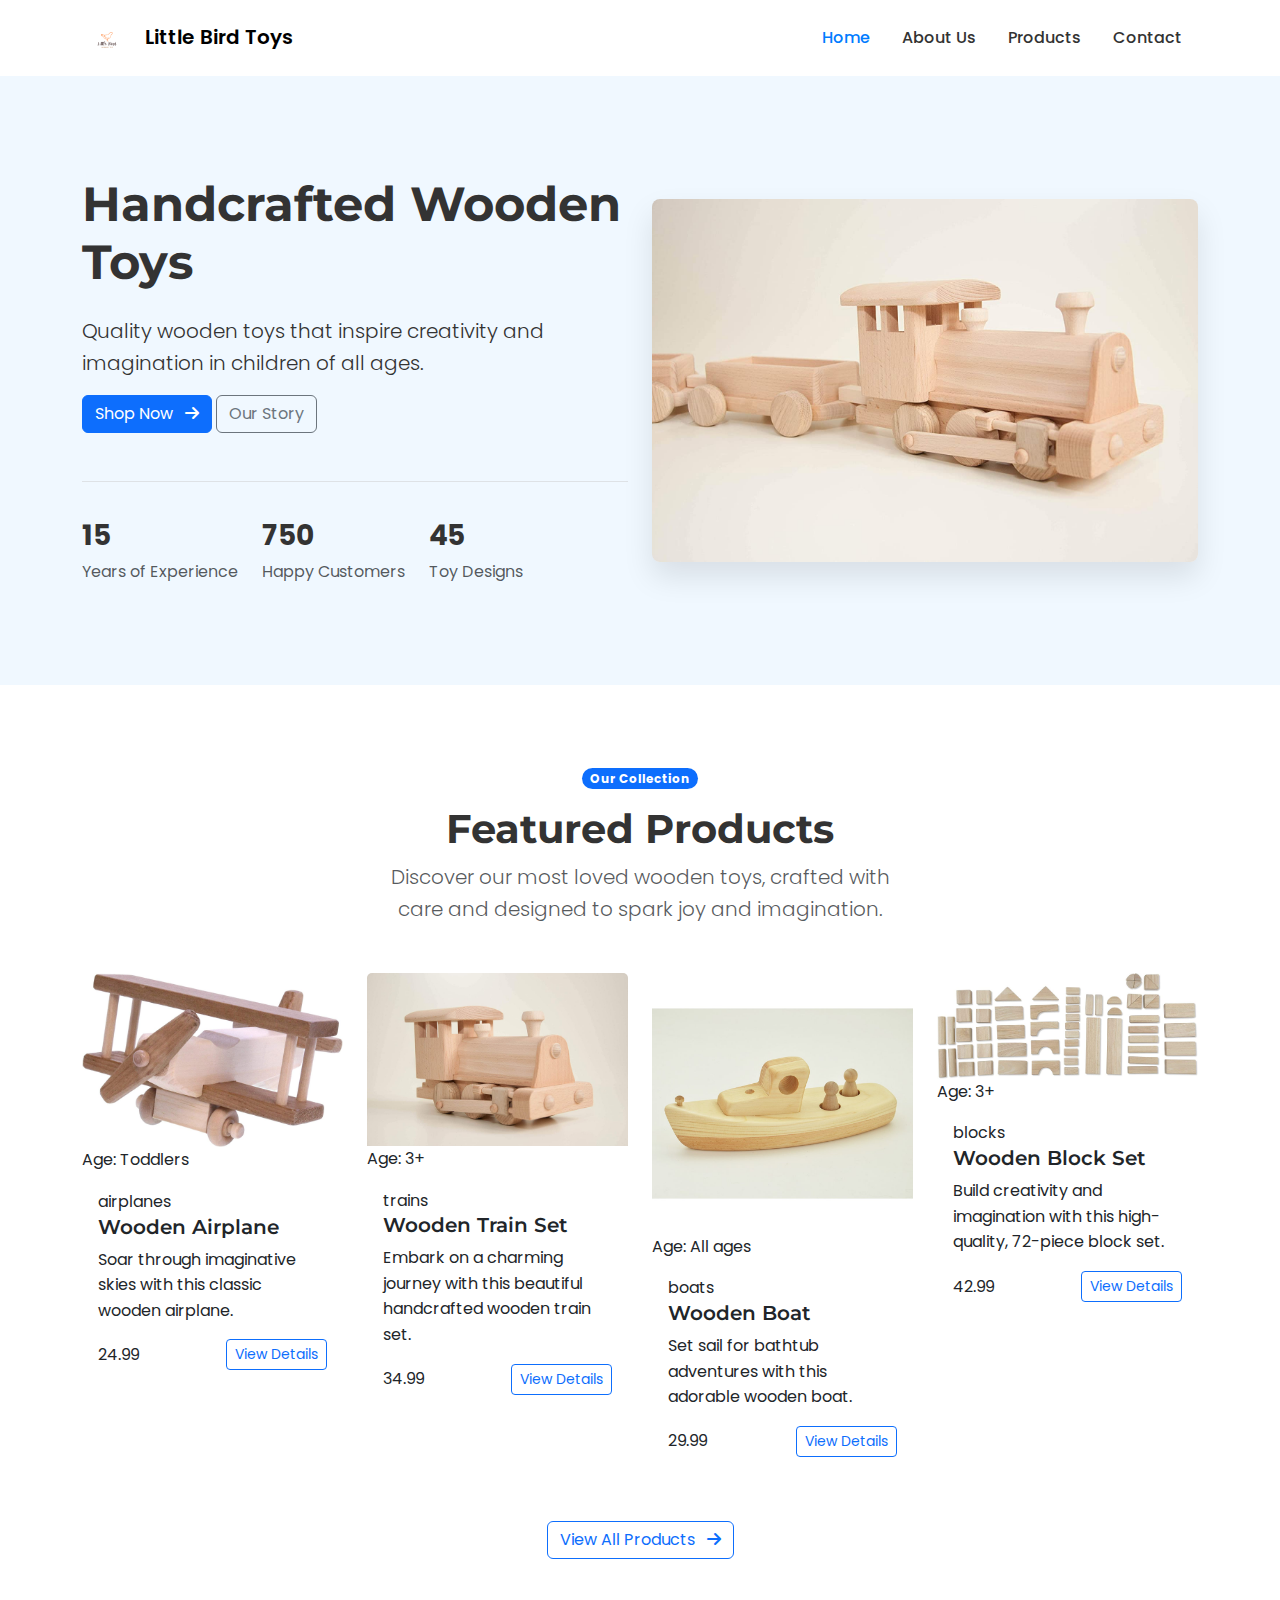
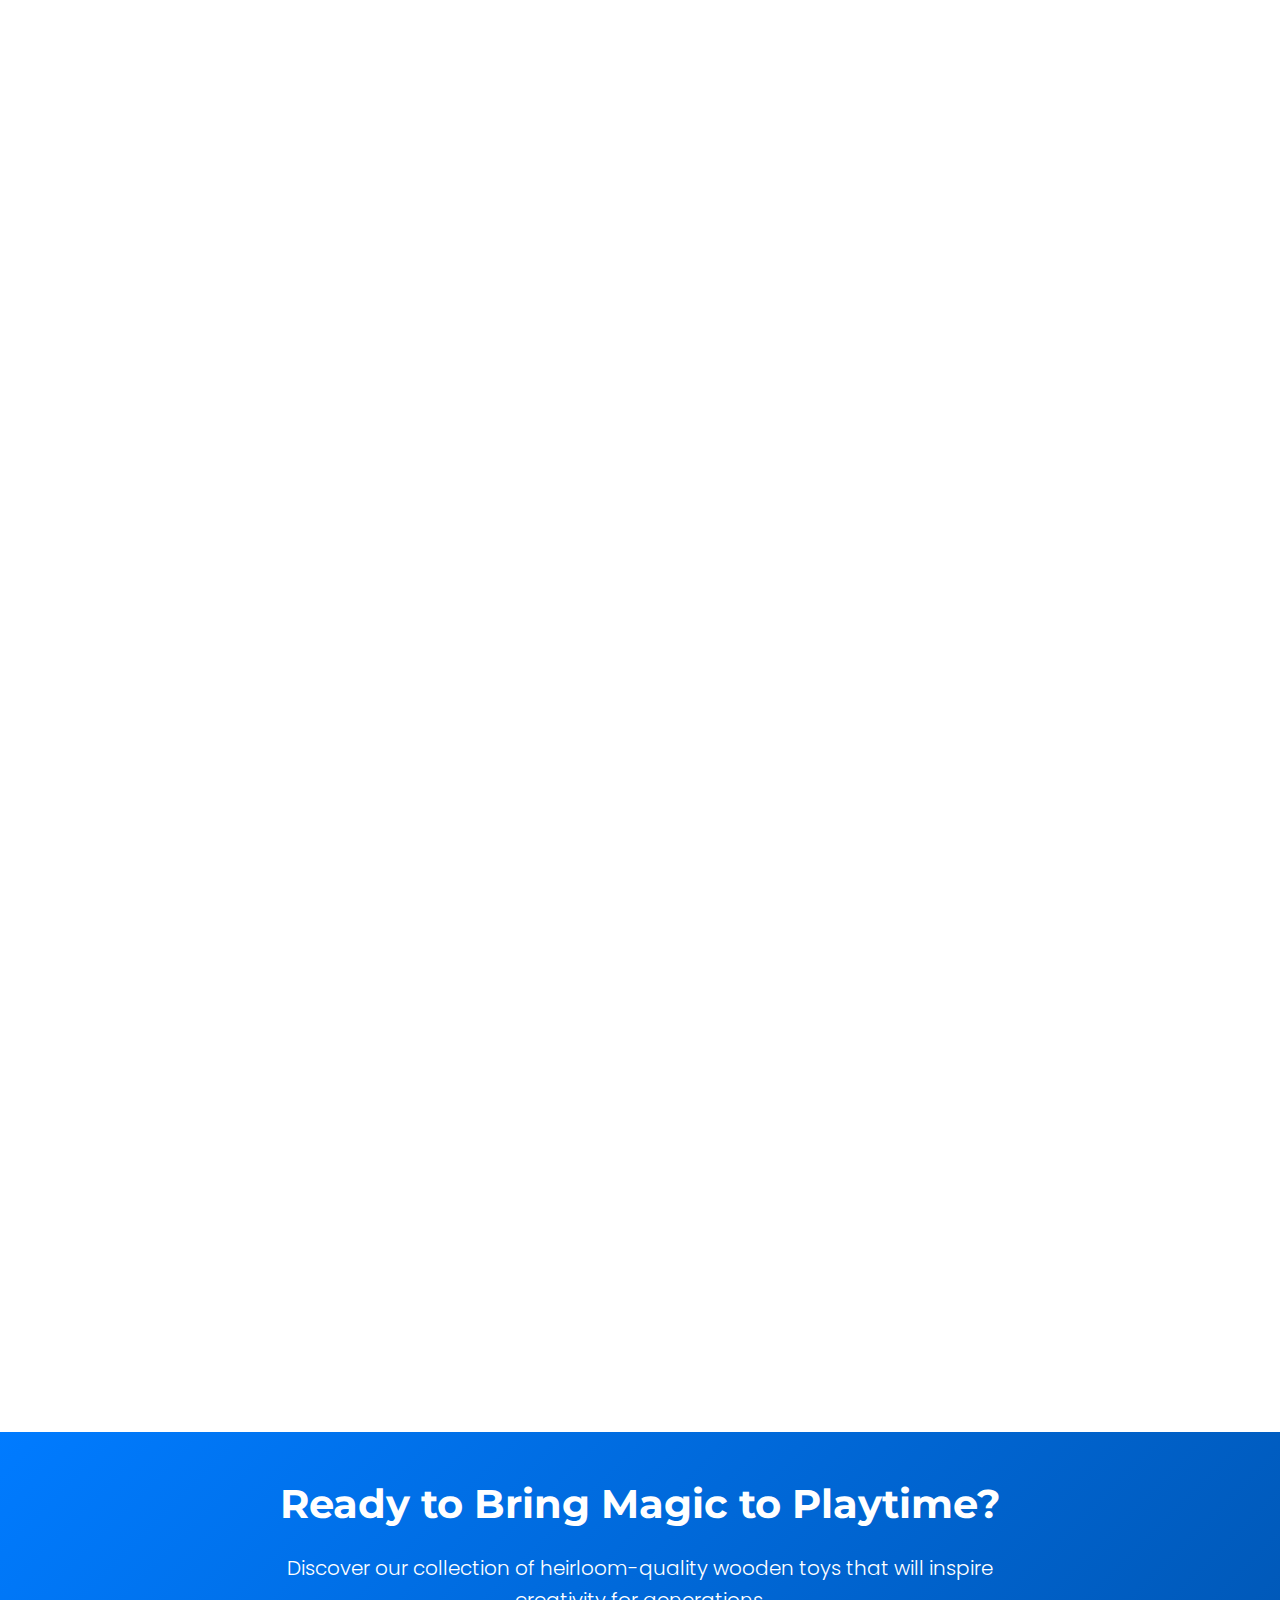
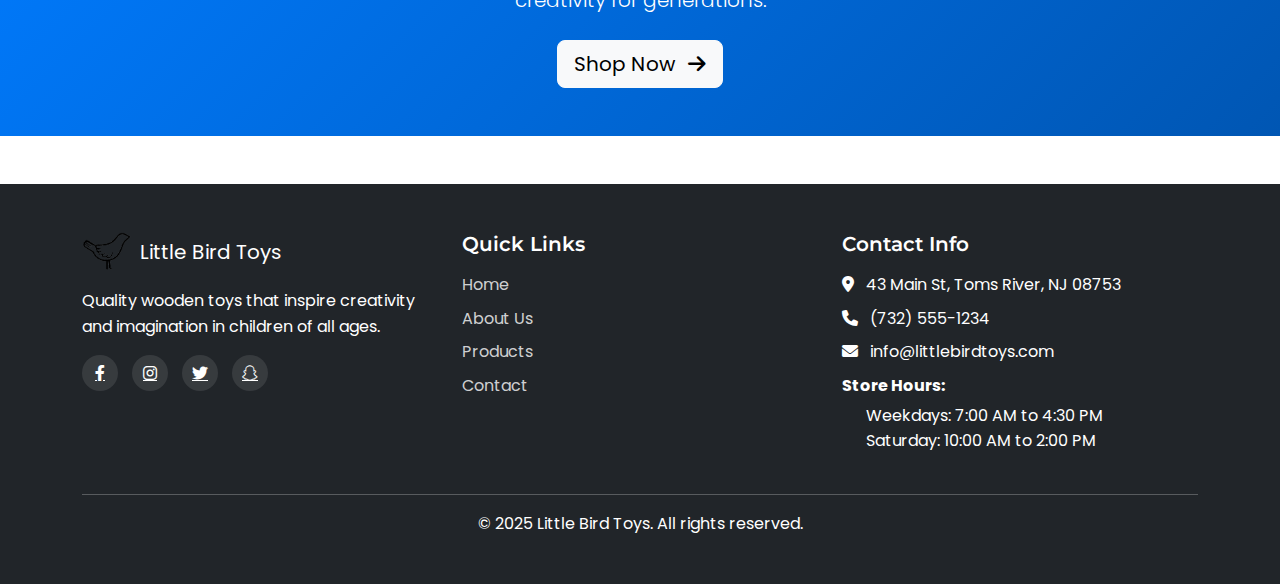
<file: index.html>
<!DOCTYPE html>
<html lang="en">

<head>
    <meta charset="UTF-8">
    <meta name="viewport" content="width=device-width, initial-scale=1.0">
    <title>Little Bird Toys</title>
    <link rel="icon" href="images/LBTCo BW bird logo ORANGE.png" type="image/png">
    <link href="https://cdn.jsdelivr.net/npm/bootstrap@5.3.2/dist/css/bootstrap.min.css" rel="stylesheet">
    <link rel="stylesheet" href="css/styles.css">
    <link rel="stylesheet" href="https://cdnjs.cloudflare.com/ajax/libs/font-awesome/6.0.0/css/all.min.css">
    <link
        href="https://fonts.googleapis.com/css2?family=Poppins:wght@300;400;500;600;700&family=Montserrat:wght@400;500;600;700&display=swap"
        rel="stylesheet">
</head>

<body>
    <header>
        <nav class="navbar navbar-expand-lg navbar-light">
            <div class="container"> <a class="navbar-brand" href="index.html">
                    <img src="images/Main Logo.png" alt="Little Bird Toys Logo" height="50">
                    <span class="ms-2">Little Bird Toys</span>
                </a>
                <button class="navbar-toggler" type="button" data-bs-toggle="collapse" data-bs-target="#navbarNav"
                    aria-controls="navbarNav" aria-expanded="false" aria-label="Toggle navigation">
                    <span class="navbar-toggler-icon"></span>
                </button>
                <div class="collapse navbar-collapse" id="navbarNav">
                    <ul class="navbar-nav ms-auto">
                        <li class="nav-item">
                            <a class="nav-link active" href="index.html">Home</a>
                        </li>
                        <li class="nav-item">
                            <a class="nav-link" href="about.html">About Us</a>
                        </li>
                        <li class="nav-item">
                            <a class="nav-link" href="products.html">Products</a>
                        </li>
                        <li class="nav-item">
                            <a class="nav-link" href="contact.html">Contact</a>
                        </li>
                    </ul>
                </div>
            </div>
        </nav>
    </header>

    <main>
        <section class="hero-section">
            <div class="container">
                <div class="row align-items-center">
                    <div class="col-md-6">
                        <h1>Handcrafted Wooden Toys</h1>
                        <p class="lead">Quality wooden toys that inspire creativity and imagination in children of all
                            ages.</p>
                        <div class="cta-buttons">
                            <a href="products.html" class="btn btn-primary">Shop Now <i class="fas fa-arrow-right ms-2"></i></a>
                            <a href="about.html" class="btn btn-outline-secondary">Our Story</a>
                        </div>
                        <div class="hero-stats mt-5 d-flex">
                            <div class="me-4">
                                <div class="counter fw-bold fs-3" data-count="15">0</div>
                                <div class="text-muted">Years of Experience</div>
                            </div>
                            <div class="me-4">
                                <div class="counter fw-bold fs-3" data-count="1000">0</div>
                                <div class="text-muted">Happy Customers</div>
                            </div>
                            <div>
                                <div class="counter fw-bold fs-3" data-count="50">0</div>
                                <div class="text-muted">Toy Designs</div>
                            </div>
                        </div>
                    </div>
                    <div class="col-md-6">
                        <div class="parallax-element" data-speed="0.1">
                            <img src="images/train1.jpg" alt="Wooden toy train" class="img-fluid hero-image">
                        </div>
                    </div>
                </div>
            </div>
            <div class="hero-shape"></div>
        </section>

        <section class="featured-products">
            <div class="container">
                <div class="section-header text-center mb-5">
                    <span class="badge bg-primary rounded-pill text-white mb-3">Our Collection</span>
                    <h2 class="display-6 fw-bold">Featured Products</h2>
                    <p class="lead text-muted mx-auto" style="max-width: 500px;">Discover our most loved wooden toys, crafted with care and designed to spark joy and imagination.</p>
                </div>
                <div class="row" id="featured-products-container">
                </div>
                <div class="text-center mt-5">
                    <a href="products.html" class="btn btn-outline-primary">View All Products <i class="fas fa-arrow-right ms-2"></i></a>
                </div>
            </div>
        </section>
        <section class="about-brief">
            <div class="container">
                <div class="row align-items-center">
                    <div class="col-lg-6 mb-4 mb-lg-0">
                        <div class="image-stack">
                            <img src="images/car1.jpg" alt="Handcrafted wooden car" class="img-fluid rounded parallax-element" data-speed="0.05">
                        </div>
                    </div>
                    <div class="col-lg-6">
                        <div class="ps-lg-4">
                            <span class="badge bg-primary rounded-pill text-white mb-3">Our Story</span>
                            <h2 class="display-6 fw-bold mb-4">Crafted with Love</h2>
                            <p class="lead mb-4">At Little Bird Toys, we believe in the magic of childhood and the power of imagination. Each
                                toy is handcrafted with care using sustainably sourced woods and non-toxic materials.</p>
                            <div class="mb-4 ps-3 border-start border-primary">
                                <p class="fst-italic">Our family-run workshop has been creating heirloom-quality toys for over 15 years, bringing
                                joy to children and peace of mind to parents.</p>
                            </div>
                            <div class="d-flex flex-wrap gap-4 mb-4">
                                <div>
                                    <div class="d-flex align-items-center mb-2">
                                        <i class="fas fa-leaf text-primary me-2"></i>
                                        <h6 class="mb-0 fw-bold">Eco-friendly</h6>
                                    </div>
                                    <p class="text-muted small">Sustainably sourced materials</p>
                                </div>
                                <div>
                                    <div class="d-flex align-items-center mb-2">
                                        <i class="fas fa-shield-alt text-primary me-2"></i>
                                        <h6 class="mb-0 fw-bold">Safe</h6>
                                    </div>
                                    <p class="text-muted small">Non-toxic finishes</p>
                                </div>
                                <div>
                                    <div class="d-flex align-items-center mb-2">
                                        <i class="fas fa-heart text-primary me-2"></i>
                                        <h6 class="mb-0 fw-bold">Handmade</h6>
                                    </div>
                                    <p class="text-muted small">With love and attention</p>
                                </div>
                            </div>
                            <a href="about.html" class="btn btn-outline-primary">Learn More About Us <i class="fas fa-arrow-right ms-2"></i></a>
                        </div>
                    </div>
                </div>
            </div>
        </section>
        <section class="customer-reviews">
            <div class="container">
                <div class="section-header text-center mb-5">
                    <span class="badge bg-primary rounded-pill text-white mb-3">Testimonials</span>
                    <h2 class="display-6 fw-bold">What Our Customers Say</h2>
                    <p class="lead text-muted mx-auto" style="max-width: 500px;">Hear from families who have welcomed our wooden toys into their homes and hearts.</p>
                </div>
                <div class="row g-4" id="reviews-container">
                    <!-- Reviews will be dynamically loaded here by reviews.js -->
                </div>
            </div>
        </section>
        
        <section class="cta-section py-5 my-5 bg-primary text-white text-center">
            <div class="container">
                <div class="row justify-content-center">
                    <div class="col-lg-8">
                        <h2 class="display-6 fw-bold mb-4">Ready to Bring Magic to Playtime?</h2>
                        <p class="lead mb-4">Discover our collection of heirloom-quality wooden toys that will inspire creativity for generations.</p>
                        <a href="products.html" class="btn btn-light btn-lg">Shop Now <i class="fas fa-arrow-right ms-2"></i></a>
                    </div>
                </div>
            </div>
        </section>
    </main>

    <footer class="bg-dark text-white py-5">
        <div class="container">
            <div class="row g-4">
                <div class="col-lg-4">
                    <div class="footer-brand d-flex align-items-center mb-3">
                        <img src="images/LBTCo-BW-bird-logo-cropped.png" alt="Little Bird Toys Logo" height="40">
                        <span class="ms-2 fs-5">Little Bird Toys</span>
                    </div>
                    <p>Quality wooden toys that inspire creativity and imagination in children of all ages.</p>
                    <div class="social-links mt-3">
                        <a href="https://facebook.com/LittleBirdToyCo" class="social-link" aria-label="Facebook">
                            <i class="fab fa-facebook-f"></i>
                        </a>
                        <a href="https://instagram.com/LittleBirdToyCo" class="social-link" aria-label="Instagram">
                            <i class="fab fa-instagram"></i>
                        </a>
                        <a href="https://twitter.com/LittleBirdToys" class="social-link" aria-label="Twitter">
                            <i class="fab fa-twitter"></i>
                        </a>
                        <a href="https://snapchat.com/add/LittleBirdToys" class="social-link" aria-label="Snapchat">
                            <i class="fab fa-snapchat-ghost"></i>
                        </a>
                    </div>
                </div>
                <div class="col-lg-4">
                    <h5 class="footer-heading mb-3">Quick Links</h5>
                    <ul class="list-unstyled footer-links">
                        <li><a href="index.html">Home</a></li>
                        <li><a href="about.html">About Us</a></li>
                        <li><a href="products.html">Products</a></li>
                        <li><a href="contact.html">Contact</a></li>
                    </ul>
                </div>
                <div class="col-lg-4">
                    <h5 class="footer-heading mb-3">Contact Info</h5>
                    <ul class="list-unstyled footer-links">
                        <li>
                            <i class="fas fa-map-marker-alt me-2"></i>
                            43 Main St, Toms River, NJ 08753
                        </li>
                        <li>
                            <i class="fas fa-phone me-2"></i>
                            (732) 555-1234
                        </li>
                        <li>
                            <i class="fas fa-envelope me-2"></i>
                            info@littlebirdtoys.com
                        </li>
                        <li class="mt-2">
                            <strong>Store Hours:</strong>
                            <div class="ms-4 mt-1">
                                <div>Weekdays: 7:00 AM to 4:30 PM</div>
                                <div>Saturday: 10:00 AM to 2:00 PM</div>
                            </div>
                        </li>
                    </ul>
                </div>
            </div>
            <hr class="mt-4 mb-3">
            <div class="text-center">
                <p class="mb-0">&copy; 2025 Little Bird Toys. All rights reserved.</p>
            </div>
        </div>
    </footer>

    <div class="scroll-top" id="scrollToTopBtn">
        <i class="fas fa-arrow-up"></i>
    </div>

    <script src="https://cdn.jsdelivr.net/npm/bootstrap@5.3.2/dist/js/bootstrap.bundle.min.js"></script>
    <script src="js/products.js"></script>
    <script src="js/reviews.js"></script>
    <script src="js/main.js"></script>
</body>

</html>
</file>
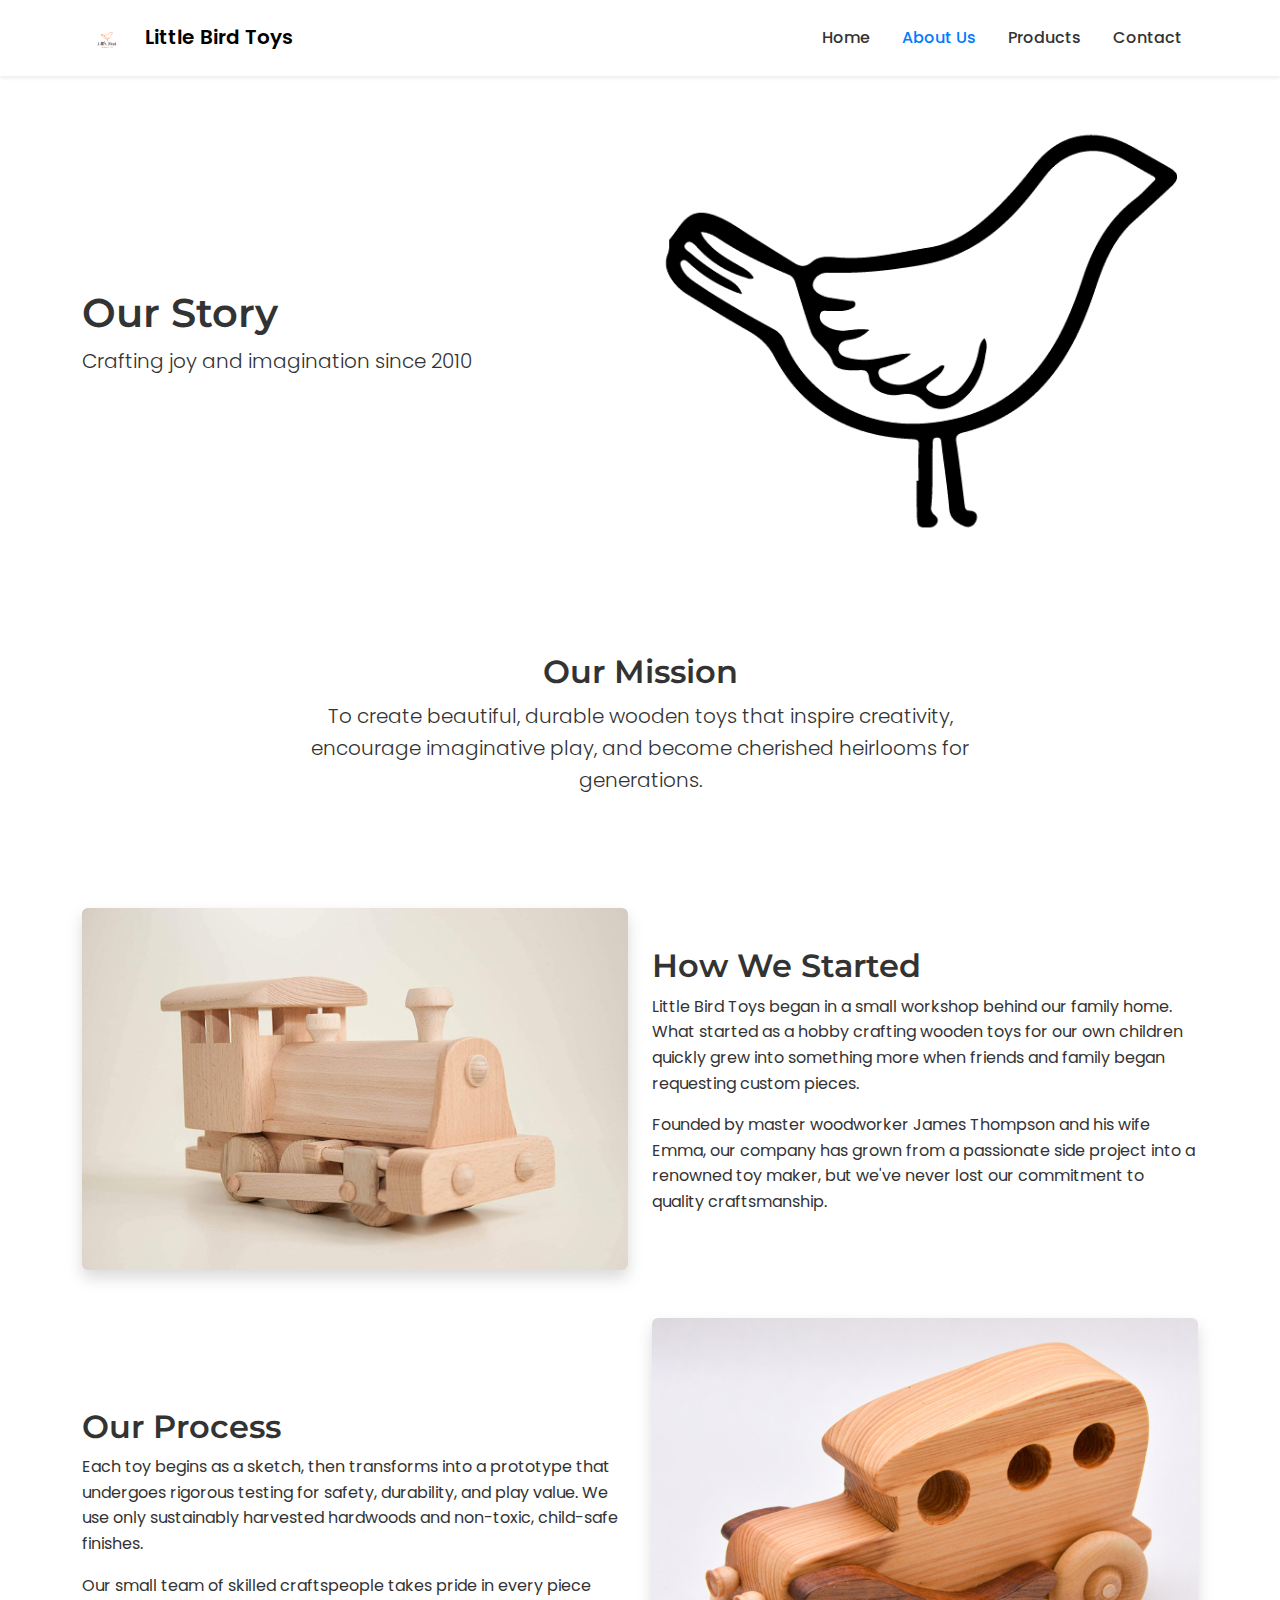
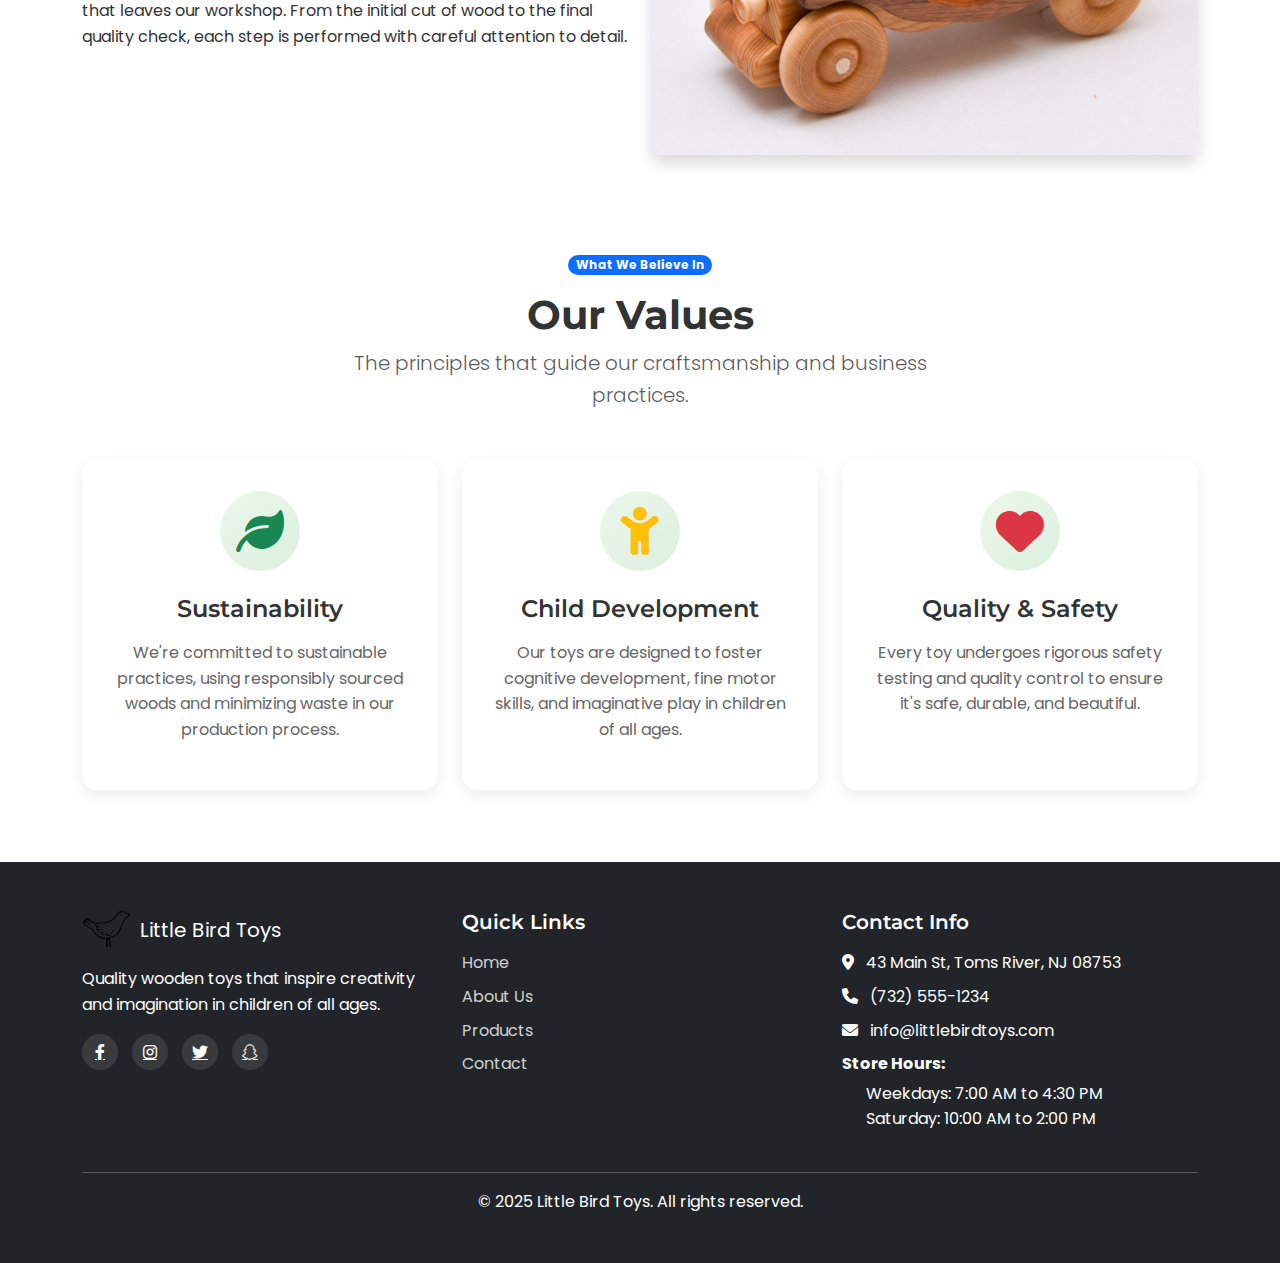
<file: about.html>
<!DOCTYPE html>
<html lang="en">

<head>
    <meta charset="UTF-8">
    <meta name="viewport" content="width=device-width, initial-scale=1.0">
    <title>About Us - Little Bird Toys</title>
    <link rel="icon" href="images/LBTCo BW bird logo ORANGE.png" type="image/png">
    <link href="https://cdn.jsdelivr.net/npm/bootstrap@5.3.2/dist/css/bootstrap.min.css" rel="stylesheet">
    <link rel="stylesheet" href="css/styles.css">
    <link rel="stylesheet" href="https://cdnjs.cloudflare.com/ajax/libs/font-awesome/6.0.0/css/all.min.css">
    <link
        href="https://fonts.googleapis.com/css2?family=Poppins:wght@300;400;500;600;700&family=Montserrat:wght@400;500;600;700&display=swap"
        rel="stylesheet">
</head>

<body>
    <header>
        <nav class="navbar navbar-expand-lg navbar-light">
            <div class="container"> <a class="navbar-brand" href="index.html">
                    <img src="images/Main Logo.png" alt="Little Bird Toys Logo" height="50">
                    <span class="ms-2">Little Bird Toys</span>
                </a>
                <button class="navbar-toggler" type="button" data-bs-toggle="collapse" data-bs-target="#navbarNav"
                    aria-controls="navbarNav" aria-expanded="false" aria-label="Toggle navigation">
                    <span class="navbar-toggler-icon"></span>
                </button>
                <div class="collapse navbar-collapse" id="navbarNav">
                    <ul class="navbar-nav ms-auto">
                        <li class="nav-item">
                            <a class="nav-link" href="index.html">Home</a>
                        </li>
                        <li class="nav-item">
                            <a class="nav-link active" href="about.html">About Us</a>
                        </li>
                        <li class="nav-item">
                            <a class="nav-link" href="products.html">Products</a>
                        </li>
                        <li class="nav-item">
                            <a class="nav-link" href="contact.html">Contact</a>
                        </li>
                    </ul>
                </div>
            </div>
        </nav>
    </header>

    <main>
        <section class="about-hero py-5">
            <div class="container">
                <div class="row align-items-center">
                    <div class="col-md-6">
                        <h1>Our Story</h1>
                        <p class="lead">Crafting joy and imagination since 2010</p>
                    </div>
                    <div class="col-md-6">
                        <img src="images/LBTCo-BW-bird-logo-cropped.png" alt="Little Bird Toys Logo" class="img-fluid">
                    </div>
                </div>
            </div>
        </section>

        <section class="our-mission py-5">
            <div class="container">
                <div class="row">
                    <div class="col-lg-8 mx-auto text-center">
                        <h2>Our Mission</h2>
                        <p class="lead">To create beautiful, durable wooden toys that inspire creativity, encourage
                            imaginative play, and become cherished heirlooms for generations.</p>
                    </div>
                </div>
            </div>
        </section>

        <section class="our-story py-5">
            <div class="container">
                <div class="row align-items-center mb-5">
                    <div class="col-md-6">
                        <img src="images/train2.jpg" alt="Wooden toy workshop" class="img-fluid rounded shadow">
                    </div>
                    <div class="col-md-6">
                        <h2>How We Started</h2>
                        <p>Little Bird Toys began in a small workshop behind our family home. What started as a hobby
                            crafting wooden toys for our own children quickly grew into something more when friends and
                            family began requesting custom pieces.</p>
                        <p>Founded by master woodworker James Thompson and his wife Emma, our company has grown from a
                            passionate side project into a renowned toy maker, but we've never lost our commitment to
                            quality craftsmanship.</p>
                    </div>
                </div>

                <div class="row align-items-center">
                    <div class="col-md-6 order-md-2">
                        <img src="images/car2.jpg" alt="Handmade wooden toys" class="img-fluid rounded shadow">
                    </div>
                    <div class="col-md-6 order-md-1">
                        <h2>Our Process</h2>
                        <p>Each toy begins as a sketch, then transforms into a prototype that undergoes rigorous testing
                            for safety, durability, and play value. We use only sustainably harvested hardwoods and
                            non-toxic, child-safe finishes.</p>
                        <p>Our small team of skilled craftspeople takes pride in every piece that leaves our workshop.
                            From the initial cut of wood to the final quality check, each step is performed with careful
                            attention to detail.</p>
                    </div>
                </div>
            </div>
        </section>

        <section class="our-values py-5">
            <div class="container">
                <div class="section-header text-center mb-5">
                    <span class="badge bg-primary rounded-pill text-white mb-3">What We Believe In</span>
                    <h2 class="display-6 fw-bold">Our Values</h2>
                    <p class="lead text-muted mx-auto" style="max-width: 600px;">The principles that guide our craftsmanship and business practices.</p>
                </div>
                <div class="row">
                    <div class="col-md-4 mb-4">
                        <div class="card h-100">
                            <div class="card-body text-center">
                                <i class="fas fa-leaf fa-3x text-success"></i>
                                <h3>Sustainability</h3>
                                <p>We're committed to sustainable practices, using responsibly sourced woods and
                                    minimizing waste in our production process.</p>
                            </div>
                        </div>
                    </div>
                    <div class="col-md-4 mb-4">
                        <div class="card h-100">
                            <div class="card-body text-center">
                                <i class="fas fa-child fa-3x text-warning"></i>
                                <h3>Child Development</h3>
                                <p>Our toys are designed to foster cognitive development, fine motor skills, and
                                    imaginative play in children of all ages.</p>
                            </div>
                        </div>
                    </div>
                    <div class="col-md-4 mb-4">
                        <div class="card h-100">
                            <div class="card-body text-center">
                                <i class="fas fa-heart fa-3x text-danger"></i>
                                <h3>Quality & Safety</h3>
                                <p>Every toy undergoes rigorous safety testing and quality control to ensure it's safe,
                                    durable, and beautiful.</p>
                            </div>
                        </div>
                    </div>
                </div>
            </div>
        </section>
    </main>

    <footer class="bg-dark text-white py-5">
        <div class="container">
            <div class="row g-4">
                <div class="col-lg-4">
                    <div class="footer-brand d-flex align-items-center mb-3">
                        <img src="images/LBTCo-BW-bird-logo-cropped.png" alt="Little Bird Toys Logo" height="40">
                        <span class="ms-2 fs-5">Little Bird Toys</span>
                    </div>
                    <p>Quality wooden toys that inspire creativity and imagination in children of all ages.</p>
                    <div class="social-links mt-3">
                        <a href="https://facebook.com/LittleBirdToyCo" class="social-link" aria-label="Facebook">
                            <i class="fab fa-facebook-f"></i>
                        </a>
                        <a href="https://instagram.com/LittleBirdToyCo" class="social-link" aria-label="Instagram">
                            <i class="fab fa-instagram"></i>
                        </a>
                        <a href="https://twitter.com/LittleBirdToys" class="social-link" aria-label="Twitter">
                            <i class="fab fa-twitter"></i>
                        </a>
                        <a href="https://snapchat.com/add/LittleBirdToys" class="social-link" aria-label="Snapchat">
                            <i class="fab fa-snapchat-ghost"></i>
                        </a>
                    </div>
                </div>
                <div class="col-lg-4">
                    <h5 class="footer-heading mb-3">Quick Links</h5>
                    <ul class="list-unstyled footer-links">
                        <li><a href="index.html">Home</a></li>
                        <li><a href="about.html">About Us</a></li>
                        <li><a href="products.html">Products</a></li>
                        <li><a href="contact.html">Contact</a></li>
                    </ul>
                </div>
                <div class="col-lg-4">
                    <h5 class="footer-heading mb-3">Contact Info</h5>
                    <ul class="list-unstyled footer-links">
                        <li>
                            <i class="fas fa-map-marker-alt me-2"></i>
                            43 Main St, Toms River, NJ 08753
                        </li>
                        <li>
                            <i class="fas fa-phone me-2"></i>
                            (732) 555-1234
                        </li>
                        <li>
                            <i class="fas fa-envelope me-2"></i>
                            info@littlebirdtoys.com
                        </li>
                        <li class="mt-2">
                            <strong>Store Hours:</strong>
                            <div class="ms-4 mt-1">
                                <div>Weekdays: 7:00 AM to 4:30 PM</div>
                                <div>Saturday: 10:00 AM to 2:00 PM</div>
                            </div>
                        </li>
                    </ul>
                </div>
            </div>
            <hr class="mt-4 mb-3">
            <div class="text-center">
                <p class="mb-0">&copy; 2025 Little Bird Toys. All rights reserved.</p>
            </div>
        </div>
    </footer>

    <div class="scroll-top" id="scrollToTopBtn">
        <i class="fas fa-arrow-up"></i>
    </div>

    <script src="https://cdn.jsdelivr.net/npm/bootstrap@5.3.2/dist/js/bootstrap.bundle.min.js"></script>
    <script src="js/main.js"></script>
</body>

</html>
</file>
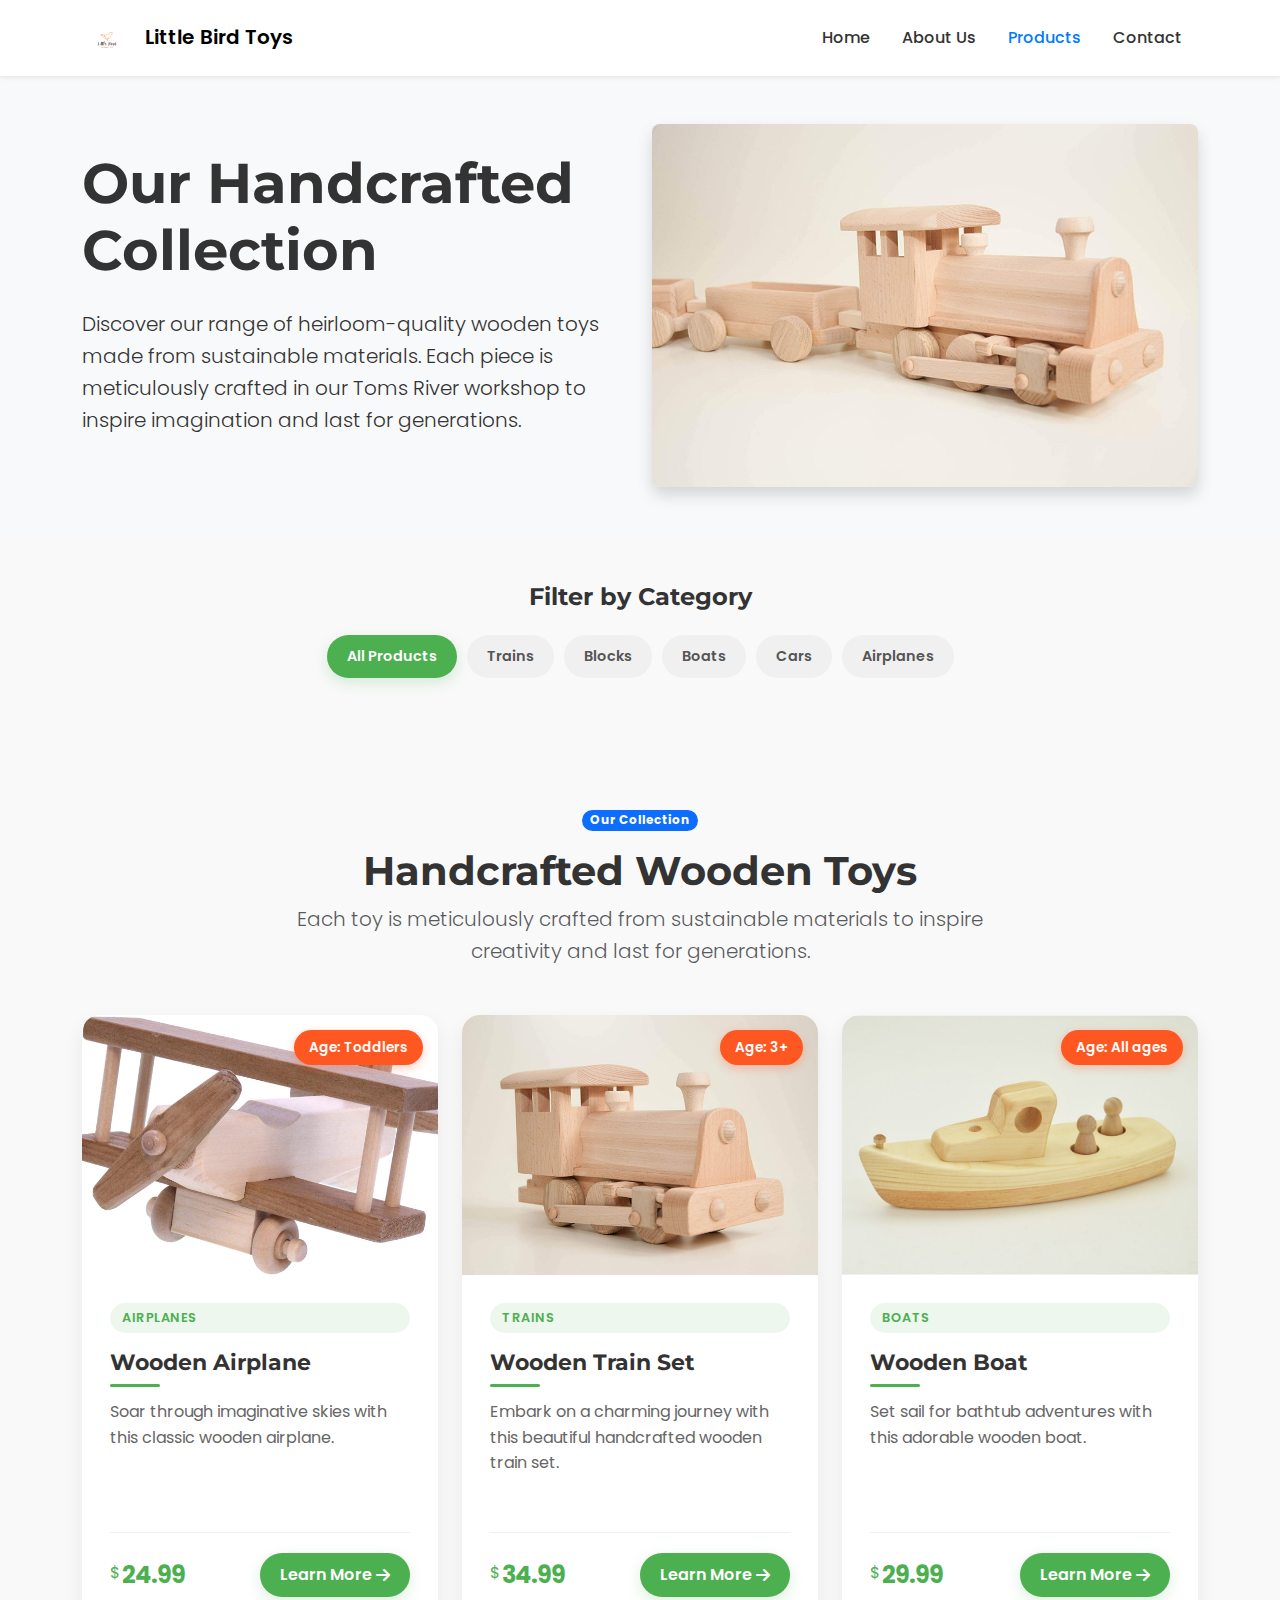
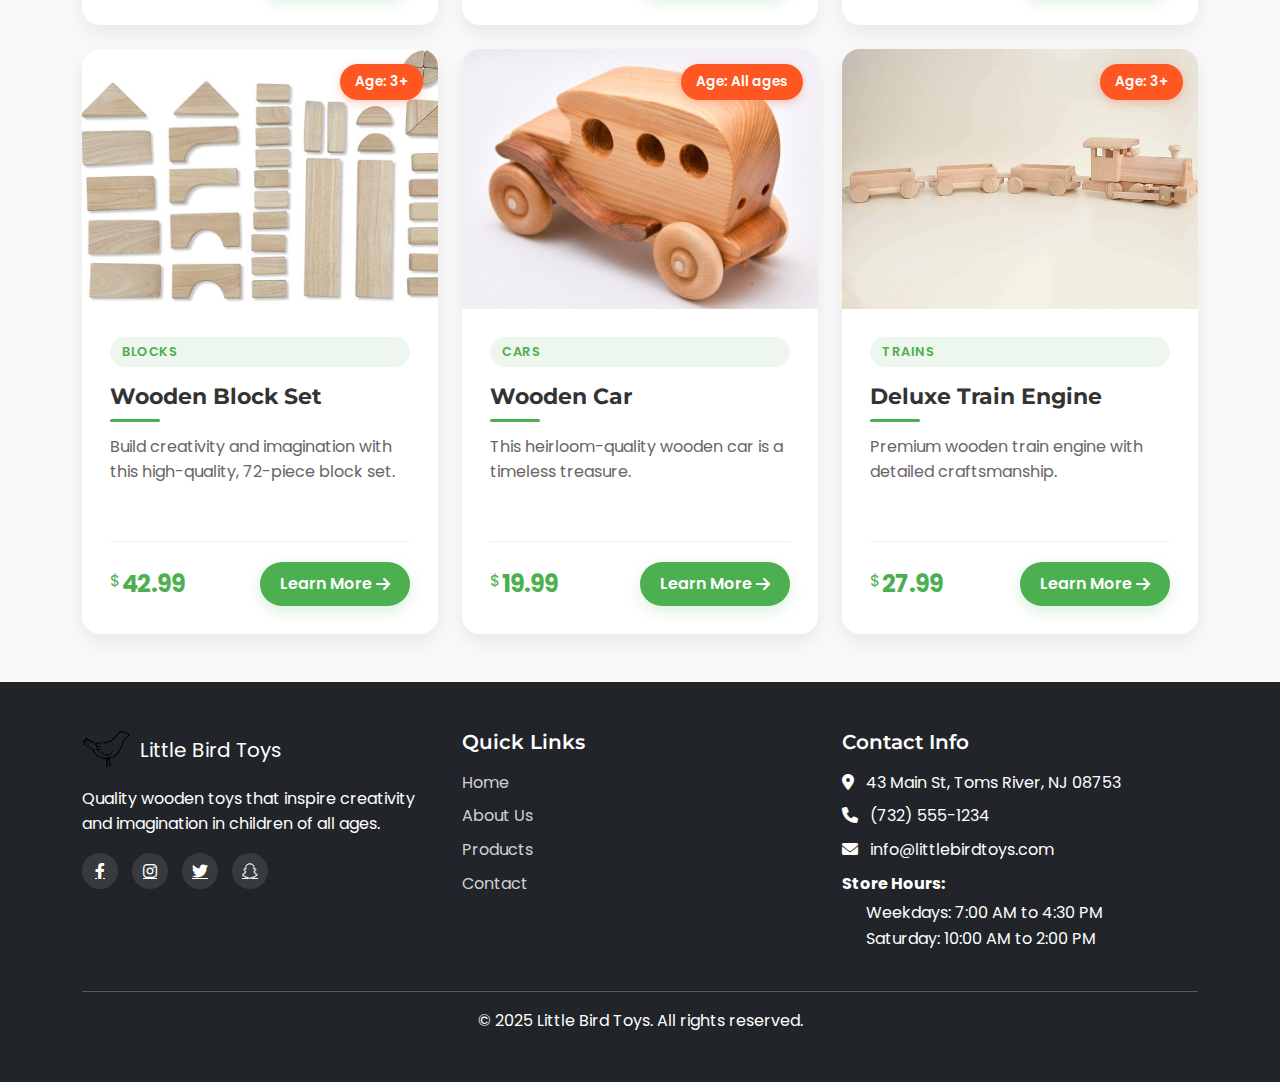
<file: products.html>
<!DOCTYPE html>
<html lang="en">

<head>
    <meta charset="UTF-8">
    <meta name="viewport" content="width=device-width, initial-scale=1.0">
    <title>Products - Little Bird Toys</title>
    <link rel="icon" href="images/LBTCo BW bird logo ORANGE.png" type="image/png">
    <link href="https://cdn.jsdelivr.net/npm/bootstrap@5.3.2/dist/css/bootstrap.min.css" rel="stylesheet">
    <link rel="stylesheet" href="css/styles.css">
    <link rel="stylesheet" href="css/products.css">
    <link rel="stylesheet" href="https://cdnjs.cloudflare.com/ajax/libs/font-awesome/6.0.0/css/all.min.css">
    <link
        href="https://fonts.googleapis.com/css2?family=Poppins:wght@300;400;500;600;700&family=Montserrat:wght@400;500;600;700&display=swap"
        rel="stylesheet">
</head>

<body>
    <header>
        <nav class="navbar navbar-expand-lg navbar-light">
            <div class="container"> <a class="navbar-brand" href="index.html">
                    <img src="images/Main Logo.png" alt="Little Bird Toys Logo" height="50">
                    <span class="ms-2">Little Bird Toys</span>
                </a>
                <button class="navbar-toggler" type="button" data-bs-toggle="collapse" data-bs-target="#navbarNav"
                    aria-controls="navbarNav" aria-expanded="false" aria-label="Toggle navigation">
                    <span class="navbar-toggler-icon"></span>
                </button>
                <div class="collapse navbar-collapse" id="navbarNav">
                    <ul class="navbar-nav ms-auto">
                        <li class="nav-item">
                            <a class="nav-link" href="index.html">Home</a>
                        </li>
                        <li class="nav-item">
                            <a class="nav-link" href="about.html">About Us</a>
                        </li>
                        <li class="nav-item">
                            <a class="nav-link active" href="products.html">Products</a>
                        </li>
                        <li class="nav-item">
                            <a class="nav-link" href="contact.html">Contact</a>
                        </li>
                    </ul>
                </div>
            </div>
        </nav>
    </header>

    <main>
        <section class="product-hero py-5">
            <div class="container">
                <div class="row align-items-center">
                    <div class="col-lg-6">
                        <h1 class="display-4 fw-bold mb-4">Our Handcrafted Collection</h1>
                        <p class="lead mb-4">Discover our range of heirloom-quality wooden toys made from sustainable
                            materials.
                            Each piece is meticulously crafted in our Toms River workshop to inspire imagination and
                            last for
                            generations.</p>
                    </div>
                    <div class="col-lg-6">
                        <img src="images/train1.jpg" alt="Handcrafted wooden toys" class="img-fluid rounded-3 shadow">
                    </div>
                </div>
            </div>
        </section>

        <section class="product-filter py-5">
            <div class="container">
                <div class="text-center mb-3">
                    <h2 class="h4 fw-bold mb-4">Filter by Category</h2>
                    <div class="filter-container">
                        <button class="filter-btn active" data-filter="all">All Products</button>
                        <button class="filter-btn" data-filter="trains">Trains</button>
                        <button class="filter-btn" data-filter="blocks">Blocks</button>
                        <button class="filter-btn" data-filter="boats">Boats</button>
                        <button class="filter-btn" data-filter="cars">Cars</button>
                        <button class="filter-btn" data-filter="airplanes">Airplanes</button>
                    </div>
                </div>
            </div>
        </section>

        <section class="products-gallery py-5">
            <div class="container">
                <div class="section-header text-center mb-5">
                    <span class="badge bg-primary rounded-pill text-white mb-3">Our Collection</span>
                    <h2 class="display-6 fw-bold">Handcrafted Wooden Toys</h2>
                    <p class="lead text-muted mx-auto" style="max-width: 700px;">Each toy is meticulously crafted from
                        sustainable materials to inspire creativity and last for generations.</p>
                </div>
                <div class="row g-4" id="products-container">
                    <!-- Products will be dynamically loaded here -->
                </div>
            </div>
        </section>
    </main>

    <footer class="bg-dark text-white py-5">
        <div class="container">
            <div class="row g-4">
                <div class="col-lg-4">
                    <div class="footer-brand d-flex align-items-center mb-3">
                        <img src="images/LBTCo-BW-bird-logo-cropped.png" alt="Little Bird Toys Logo" height="40">
                        <span class="ms-2 fs-5">Little Bird Toys</span>
                    </div>
                    <p>Quality wooden toys that inspire creativity and imagination in children of all ages.</p>
                    <div class="social-links mt-3">
                        <a href="https://facebook.com/LittleBirdToyCo" class="social-link" aria-label="Facebook">
                            <i class="fab fa-facebook-f"></i>
                        </a>
                        <a href="https://instagram.com/LittleBirdToyCo" class="social-link" aria-label="Instagram">
                            <i class="fab fa-instagram"></i>
                        </a>
                        <a href="https://twitter.com/LittleBirdToys" class="social-link" aria-label="Twitter">
                            <i class="fab fa-twitter"></i>
                        </a>
                        <a href="https://snapchat.com/add/LittleBirdToys" class="social-link" aria-label="Snapchat">
                            <i class="fab fa-snapchat-ghost"></i>
                        </a>
                    </div>
                </div>
                <div class="col-lg-4">
                    <h5 class="footer-heading mb-3">Quick Links</h5>
                    <ul class="list-unstyled footer-links">
                        <li><a href="index.html">Home</a></li>
                        <li><a href="about.html">About Us</a></li>
                        <li><a href="products.html">Products</a></li>
                        <li><a href="contact.html">Contact</a></li>
                    </ul>
                </div>
                <div class="col-lg-4">
                    <h5 class="footer-heading mb-3">Contact Info</h5>
                    <ul class="list-unstyled footer-links">
                        <li>
                            <i class="fas fa-map-marker-alt me-2"></i>
                            43 Main St, Toms River, NJ 08753
                        </li>
                        <li>
                            <i class="fas fa-phone me-2"></i>
                            (732) 555-1234
                        </li>
                        <li>
                            <i class="fas fa-envelope me-2"></i>
                            info@littlebirdtoys.com
                        </li>
                        <li class="mt-2">
                            <strong>Store Hours:</strong>
                            <div class="ms-4 mt-1">
                                <div>Weekdays: 7:00 AM to 4:30 PM</div>
                                <div>Saturday: 10:00 AM to 2:00 PM</div>
                            </div>
                        </li>
                    </ul>
                </div>
            </div>
            <hr class="mt-4 mb-3">
            <div class="text-center">
                <p class="mb-0">&copy; 2025 Little Bird Toys. All rights reserved.</p>
            </div>
        </div>
    </footer>

    <div class="scroll-top" id="scrollToTopBtn">
        <i class="fas fa-arrow-up"></i>
    </div>

    <div class="modal fade" id="productModal" tabindex="-1" aria-labelledby="productModalLabel" aria-hidden="true">
        <div class="modal-dialog modal-lg">
            <div class="modal-content">
                <div class="modal-header align-items-center">
                    <h4 class="modal-title fw-bold" id="productModalLabel">Product Details</h4>
                    <button type="button" class="btn-close" data-bs-dismiss="modal" aria-label="Close"></button>
                </div>
                <div class="modal-body py-4" id="productModalContent">
                    <!-- Product details will be dynamically loaded here -->
                </div>
                <div class="modal-footer">
                    <button type="button" class="btn btn-outline-secondary" data-bs-dismiss="modal">Continue
                        Shopping</button>
                </div>
            </div>
        </div>
    </div>

    <script src="https://cdn.jsdelivr.net/npm/bootstrap@5.3.2/dist/js/bootstrap.bundle.min.js"></script>
    <script src="js/products.js"></script>
    <script src="js/reviews.js"></script>
    <script src="js/main.js"></script>
    <script>
        document.addEventListener("DOMContentLoaded", function () {
            displayAllProducts();
            setupFilterButtons();
            initScrollToTopButton();
            setupProductDetails();
        });
    </script>
</body>

</html>
</file>
<file: css/styles.css>
:root {
	--primary-color: #4caf50;
	--primary-light: rgba(76, 175, 80, 0.1);
	--secondary-color: #ffc107;
	--accent-color: #ff5722;
	--light-color: #f5f5f5;
	--dark-color: #333333;
	--border-radius: 15px;
	--box-shadow: 0 10px 30px rgba(0, 0, 0, 0.08);
	--transition: all 0.4s ease;
	--gradient: linear-gradient(135deg, #4caf50, #2e7d32);
	--font-primary: "Poppins", sans-serif;
	--font-secondary: "Montserrat", sans-serif;
}

/* Base Styles */
body {
	font-family: 'Poppins', sans-serif;
	color: #333;
	line-height: 1.6;
}

h1,
h2,
h3,
h4,
h5,
h6 {
	font-family: 'Montserrat', sans-serif;
	font-weight: 600;
}

/* Navbar Styles */
.navbar {
	background-color: #fff;
	box-shadow: 0 2px 4px rgba(0, 0, 0, 0.08);
}

.navbar-brand {
	font-weight: 600;
	font-size: 1.25rem;
}

.navbar .nav-link {
	color: #333;
	font-weight: 500;
	padding-left: 1rem !important;
	padding-right: 1rem !important;
}

.navbar .nav-link.active {
	color: #007bff;
}

/* Hero Section */
.hero-section {
	background-color: #f0f8ff;
	padding: 100px 0;
	position: relative;
	overflow: hidden;
}

.hero-section h1 {
	font-size: 3rem;
	font-weight: 700;
	margin-bottom: 1.5rem;
}

.hero-image {
	border-radius: 8px;
	box-shadow: 0 15px 30px rgba(0, 0, 0, 0.1);
}

.hero-shape {
	position: absolute;
	bottom: -100px;
	right: -100px;
	width: 300px;
	height: 300px;
	background-color: rgba(0, 123, 255, 0.1);
	border-radius: 50%;
	z-index: -1;
}

.hero-stats {
	border-top: 1px solid #dee2e6;
	padding-top: 2rem;
}

/* Section Styling */
section {
	padding: 80px 0;
}

.section-header {
	margin-bottom: 60px;
}

/* Featured Products */
.featured-products {
	background-color: #fff;
}

.product-card {
	border: none;
	transition: transform 0.3s, box-shadow 0.3s;
	height: 100%;
}

.product-card:hover {
	transform: translateY(-5px);
	box-shadow: 0 10px 20px rgba(0, 0, 0, 0.1);
}

/* About Brief Section */
.about-brief {
	background-color: #f8f9fa;
}

.image-stack {
	position: relative;
}

/* Customer Reviews */
.customer-reviews {
	background-color: #fff;
}

/* Call to Action Section */
.cta-section {
	background-color: #007bff;
	background-image: linear-gradient(135deg, #007bff 0%, #0056b3 100%);
}

/* Footer */
footer {
	background-color: #343a40;
}

.footer-links li {
	margin-bottom: 8px;
}

.footer-links a {
	color: rgba(255, 255, 255, 0.8);
	text-decoration: none;
	transition: color 0.3s;
}

.footer-links a:hover {
	color: #fff;
}

.footer-heading {
	color: #fff;
	font-weight: 600;
}

.social-link {
	display: inline-flex;
	align-items: center;
	justify-content: center;
	width: 36px;
	height: 36px;
	border-radius: 50%;
	background-color: rgba(255, 255, 255, 0.1);
	color: #fff;
	margin-right: 10px;
	transition: background-color 0.3s;
}

.social-link:hover {
	background-color: rgba(255, 255, 255, 0.2);
	color: #fff;
}

/* Scroll to Top Button */
.scroll-top {
	position: fixed;
	bottom: 30px;
	right: 30px;
	width: 50px;
	height: 50px;
	background-color: #007bff;
	color: white;
	border-radius: 50%;
	display: flex;
	align-items: center;
	justify-content: center;
	font-size: 20px;
	cursor: pointer;
	opacity: 0;
	visibility: hidden;
	transition: all 0.3s;
	border: none;
	box-shadow: 0 2px 10px rgba(0, 0, 0, 0.2);
	z-index: 1000;
}

.scroll-top.show {
	opacity: 1;
	visibility: visible;
}

/* Parallax Elements */
.parallax-element {
	transition: transform 0.3s ease-out;
}

/* Product Styling */
.product-hero {
	background-color: #f8f9fa;
}

.filter-container {
	display: flex;
	justify-content: center;
	flex-wrap: wrap;
	gap: 10px;
	margin-bottom: 30px;
}

.filter-btn {
	background-color: #fff;
	color: #333;
	border: 1px solid #dee2e6;
	border-radius: 50px;
	padding: 8px 16px;
	font-size: 0.9rem;
	transition: all 0.2s;
	cursor: pointer;
}

.filter-btn.active,
.filter-btn:hover {
	background-color: #007bff;
	color: #fff;
	border-color: #007bff;
}

.our-values .card {
    border-radius: 15px;
    transition: all 0.3s ease;
    overflow: hidden;
    border: none;
    box-shadow: 0 5px 15px rgba(0, 0, 0, 0.08);
}

.our-values .card:hover {
    transform: translateY(-10px);
    box-shadow: 0 15px 30px rgba(0, 0, 0, 0.1);
}

.our-values .card-body {
    padding: 2rem 1.5rem;
}

.our-values .card i {
    background: linear-gradient(135deg, rgba(76, 175, 80, 0.1) 0%, rgba(76, 175, 80, 0.2) 100%);
    width: 80px;
    height: 80px;
    border-radius: 50%;
    display: flex;
    align-items: center;
    justify-content: center;
    margin: 0 auto 1.5rem;
    transition: all 0.3s ease;
}

.our-values .card:hover i {
    transform: scale(1.1) rotate(10deg);
}

.our-values .card:hover i.fa-leaf {
    color: #2e7d32;
}

.our-values .card:hover i.fa-child {
    color: #f57c00;
}

.our-values .card:hover i.fa-heart {
    color: #c62828;
}

.our-values .card h3 {
    font-size: 1.5rem;
    font-weight: 600;
    margin-bottom: 1rem;
    color: #333;
}

.our-values .card p {
    color: #666;
    line-height: 1.6;
}

.our-values .card::after {
    content: '';
    position: absolute;
    bottom: 0;
    left: 0;
    width: 100%;
    height: 4px;
    transform: scaleX(0);
    transition: transform 0.5s ease;
    transform-origin: right;
}

.our-values .card:nth-child(1)::after {
    background-color: #4caf50;
}

.our-values .card:nth-child(2)::after {
    background-color: #ffc107;
}

.our-values .card:nth-child(3)::after {
    background-color: #f44336;
}

.our-values .card:hover::after {
    transform: scaleX(1);
    transform-origin: left;
}

/* Media Queries for Responsiveness */
@media (max-width: 767.98px) {
	.hero-section {
		padding: 60px 0;
	}

	.hero-section h1 {
		font-size: 2.5rem;
	}

	.hero-stats {
		flex-wrap: wrap;
	}

	section {
		padding: 60px 0;
	}
}

@media (max-width: 575.98px) {
	.hero-section h1 {
		font-size: 2rem;
	}

	.cta-buttons .btn {
		display: block;
		width: 100%;
		margin-right: 0;
		margin-bottom: 10px;
		color: var(--dark-color);
		border: 2px solid var(--dark-color);
		background-color: transparent;
		position: relative;
		z-index: 1;
		transition: var(--transition);
	}

	.btn-outline-secondary::before {
		content: '';
		position: absolute;
		top: 0;
		left: 0;
		width: 0%;
		height: 100%;
		background-color: var(--dark-color);
		transition: var(--transition);
		z-index: -1;
	}

	.btn-outline-secondary:hover {
		color: white;
		border-color: var(--dark-color);
		background-color: transparent;
		transform: translateY(-3px);
	}

	.btn-outline-secondary:hover::before {
		width: 100%;
	}

	.featured-products {
		padding: 8rem 0;
		position: relative;
	}

	.featured-products::before {
		content: '';
		position: absolute;
		right: 0;
		top: 50%;
		width: 300px;
		height: 300px;
		background-color: var(--primary-light);
		border-radius: 50%;
		transform: translateY(-50%);
		z-index: -1;
		opacity: 0.7;
	}

	.featured-products h2 {
		margin-bottom: 3rem;
		text-align: center;
		position: relative;
		display: inline-block;
		font-weight: 700;
	}

	.featured-products h2::after {
		content: '';
		display: block;
		width: 60%;
		height: 4px;
		background: var(--gradient);
		margin: 15px auto 0;
		border-radius: 2px;
	}

	.product-card {
		border: none;
		border-radius: var(--border-radius);
		overflow: hidden;
		transition: var(--transition);
		margin-bottom: 2rem;
		position: relative;
		box-shadow: 0 5px 15px rgba(0, 0, 0, 0.05);
		background: white;
	}

	.product-card:hover {
		transform: translateY(-10px);
		box-shadow: var(--box-shadow);
	}

	.product-card::after {
		content: '';
		position: absolute;
		bottom: 0;
		left: 0;
		width: 100%;
		height: 5px;
		background: var(--gradient);
		transform: scaleX(0);
		transform-origin: right;
		transition: transform 0.5s ease;
	}

	.product-card:hover::after {
		transform: scaleX(1);
		transform-origin: left;
	}

	.product-card img {
		height: 220px;
		object-fit: cover;
		transition: var(--transition);
		width: 100%;
		object-position: center;
	}

	.product-card:hover img {
		transform: scale(1.1);
		filter: brightness(1.05);
	}

	.product-card .card-body {
		position: relative;
		z-index: 1;
		background: white;
		padding: 1.5rem;
	}

	.product-card .card-title {
		font-weight: 700;
		margin-bottom: 0.75rem;
		transition: var(--transition);
		font-size: 1.2rem;
	}

	.product-card:hover .card-title {
		color: var(--primary-color);
	}

	.product-card .card-text {
		color: #666;
		margin-bottom: 1.25rem;
	}

	.product-card .price {
		font-weight: 700;
		color: var(--primary-color);
		font-size: 1.3rem;
		letter-spacing: -0.5px;
	}

	.product-card .btn-outline-primary {
		border-color: var(--primary-color);
		color: var(--primary-color);
		transition: var(--transition);
		border-radius: 30px;
		padding: 0.4rem 1rem;
		font-weight: 500;
		box-shadow: 0 3px 10px rgba(76, 175, 80, 0.1);
	}

	.product-card .btn-outline-primary:hover {
		background: var(--gradient);
		color: white;
		border-color: transparent;
		transform: translateY(-2px);
	}

	.product-card .product-card-footer {
		padding-top: 1rem;
		border-top: 1px solid #f0f0f0;
	}

	.learn-more {
		padding: 0.5rem 1rem;
		font-weight: 600;
		border-radius: 50px;
		transition: all 0.3s ease;
		box-shadow: 0 3px 10px rgba(76, 175, 80, 0.2);
		text-transform: uppercase;
		font-size: 0.85rem;
		letter-spacing: 0.5px;
	}

	.learn-more:hover {
		transform: translateX(5px);
		box-shadow: 0 5px 15px rgba(76, 175, 80, 0.3);
	}

	/* Improve the modal design */
	.modal-content {
		border: none;
		border-radius: 15px;
		box-shadow: 0 25px 50px rgba(0, 0, 0, 0.1);
		overflow: hidden;
	}

	.modal-header {
		border-bottom: 1px solid #f0f0f0;
		padding: 1.5rem;
	}

	.modal-body {
		padding: 1.5rem;
	}

	.modal-footer {
		border-top: 1px solid #f0f0f0;
		padding: 1.5rem;
	}

	.modal-title {
		font-weight: 700;
		color: var(--primary-color);
	}

	/* Customer Reviews Section */
	.review-card {
		background: white;
		border-radius: var(--border-radius);
		box-shadow: var(--box-shadow);
		padding: 1.5rem;
		transition: var(--transition);
		position: relative;
	}

	.review-card:hover {
		transform: translateY(-5px);
	}

	.review-card .stars {
		color: var(--secondary-color);
		margin-bottom: 1rem;
	}

	.review-card .review-text {
		font-style: italic;
		margin-bottom: 1rem;
		font-size: 0.95rem;
	}

	.review-card .customer-name {
		font-weight: 600;
		margin-bottom: 0;
	}

	/* Product Modal Specific Styles */
	.feature-list {
		list-style: none;
		padding-left: 0;
		margin-bottom: 1.5rem;
	}

	.feature-list li {
		padding: 0.5rem 0;
		border-bottom: 1px dashed #eaeaea;
		display: flex;
		align-items: center;
	}

	.feature-list li:last-child {
		border-bottom: none;
	}

	.feature-list li .fas {
		color: var(--primary-color);
	}

	.price-tag {
		background-color: rgba(76, 175, 80, 0.1);
		padding: 0.5rem 1rem;
		border-radius: 8px;
	}

	#productImageCarousel .carousel-control-prev,
	#productImageCarousel .carousel-control-next {
		width: 40px;
		height: 40px;
		background: white;
		border-radius: 50%;
		opacity: 0.8;
		top: 50%;
		transform: translateY(-50%);
		box-shadow: 0 3px 10px rgba(0, 0, 0, 0.1);
	}

	#productImageCarousel .carousel-control-prev {
		left: 15px;
	}

	#productImageCarousel .carousel-control-next {
		right: 15px;
	}

	#productImageCarousel .carousel-control-prev-icon,
	#productImageCarousel .carousel-control-next-icon {
		width: 20px;
		height: 20px;
		filter: invert(1);
	}

	/* Products Page Styles */
	.product-hero {
		background-color: var(--primary-light);
		padding: 4rem 0;
		position: relative;
	}

	.product-filter {
		border-bottom: 1px solid #e5e5e5;
	}

	.filter-container {
		display: flex;
		flex-wrap: wrap;
		justify-content: center;
		gap: 10px;
		margin-bottom: 20px;
	}

	.filter-btn {
		transition: var(--transition);
		border-radius: 50px;
		padding: 0.6rem 1.5rem;
		font-weight: 500;
		background-color: white;
		color: var(--dark-color);
		border: 1px solid #e0e0e0;
		box-shadow: 0 2px 5px rgba(0, 0, 0, 0.05);
		cursor: pointer;
	}

	.filter-btn:hover {
		background-color: rgba(76, 175, 80, 0.1);
		border-color: var(--primary-color);
		transform: translateY(-2px);
	}

	.filter-btn.active {
		background-color: var(--primary-color);
		color: white;
		border-color: var(--primary-color);
	}

	.product-image-container {
		position: relative;
		overflow: hidden;
		height: 250px;
	}

	.age-badge {
		position: absolute;
		top: 10px;
		right: 10px;
		background: var(--accent-color);
		color: white;
		padding: 0.25rem 0.75rem;
		border-radius: 50px;
		font-size: 0.8rem;
		font-weight: 500;
		z-index: 1;
	}

	/* Media Queries for Responsiveness */
	@media (max-width: 767.98px) {
		.product-card .card-img-top {
			height: 200px;
		}
	}

	@media (max-width: 991.98px) {
		.filter-btn {
			padding: 0.5rem 1.2rem;
			font-size: 0.85rem;
		}

		.product-card .card-title {
			font-size: 1.1rem;
		}
	}

	@media (max-width: 575.98px) {
		.filter-container {
			flex-direction: column;
			align-items: center;
			max-width: 80%;
		}

		.filter-btn {
			width: 100%;
			margin-bottom: 8px;
		}

		.product-image-container {
			height: 220px;
		}
	}
}
</file>
<file: css/products.css>
.products-gallery {
    background-color: #f9f9f9;
    padding: 4rem 0;
}

.product-filter {
    background-color: #f9f9f9;
}

.product-card {
    border: none;
    border-radius: 18px;
    overflow: hidden;
    transition: all 0.4s cubic-bezier(0.165, 0.84, 0.44, 1);
    margin-bottom: 2rem;
    box-shadow: 0 8px 20px rgba(0, 0, 0, 0.07);
    height: 100%;
    background: white;
    position: relative;
}

.product-card:hover {
    transform: translateY(-12px);
    box-shadow: 0 15px 30px rgba(0, 0, 0, 0.12);
}

.product-image-container {
    position: relative;
    overflow: hidden;
    height: 260px;
}

.product-card img {
    width: 100%;
    height: 100%;
    object-fit: cover;
    transition: transform 0.8s ease, filter 0.5s ease;
}

.product-card:hover img {
    transform: scale(1.08);
    filter: brightness(1.05);
}

.product-card .card-body {
    padding: 1.75rem;
    position: relative;
}

.product-card .card-title {
    font-size: 1.4rem;
    font-weight: 700;
    margin-bottom: 0.75rem;
    color: var(--dark-color);
    line-height: 1.3;
    position: relative;
    padding-bottom: 10px;
}

.product-card .card-title:after {
    content: '';
    position: absolute;
    bottom: 0;
    left: 0;
    width: 50px;
    height: 3px;
    background: var(--primary-color);
    border-radius: 3px;
}

.product-card .card-text {
    color: #666;
    font-size: 1rem;
    line-height: 1.6;
    margin-bottom: 1.5rem;
}

.age-badge {
    position: absolute;
    top: 15px;
    right: 15px;
    background: var(--accent-color);
    color: white;
    font-weight: 600;
    padding: 7px 15px;
    border-radius: 30px;
    font-size: 0.85rem;
    box-shadow: 0 3px 10px rgba(255, 87, 34, 0.3);
    z-index: 10;
    transition: all 0.3s ease;
}

.category-tag {
    display: inline-block;
    padding: 5px 12px;
    background: var(--primary-light);
    color: var(--primary-color);
    font-size: 0.8rem;
    font-weight: 600;
    border-radius: 20px;
    margin-bottom: 15px;
    text-transform: uppercase;
    letter-spacing: 0.5px;
}

.product-card-footer {
    padding-top: 1.25rem;
    margin-top: auto;
    border-top: 1px solid #f0f0f0;
}

.product-card .price {
    font-weight: 700;
    color: var(--primary-color);
    font-size: 1.5rem;
    letter-spacing: -0.5px;
    display: flex;
    align-items: center;
}

.product-card .price:before {
    content: '$';
    font-size: 1rem;
    font-weight: 400;
    margin-right: 2px;
    margin-top: -5px;
}

.btn-primary {
    background: var(--primary-color);
    border: none;
    box-shadow: 0 5px 15px rgba(76, 175, 80, 0.2);
    transition: all 0.3s ease;
    padding: 10px 20px;
    font-weight: 600;
    border-radius: 50px;
    display: inline-flex;
    align-items: center;
    justify-content: center;
}

.btn-primary:hover {
    background-color: #3d8b40;
    transform: translateY(-3px);
    box-shadow: 0 8px 20px rgba(76, 175, 80, 0.3);
}

.btn-primary i {
    transition: transform 0.3s ease;
}

.btn-primary:hover i {
    transform: translateX(5px);
}

.filter-container {
    display: flex;
    flex-wrap: wrap;
    justify-content: center;
    gap: 10px;
    margin-bottom: 2rem;
}

.filter-btn {
    padding: 10px 20px;
    border: none;
    background-color: #f0f0f0;
    border-radius: 50px;
    color: #555;
    font-weight: 600;
    font-size: 0.9rem;
    cursor: pointer;
    transition: all 0.3s ease;
}

.filter-btn:hover {
    background-color: #e0e0e0;
}

.filter-btn.active {
    background-color: var(--primary-color);
    color: white;
    box-shadow: 0 5px 15px rgba(76, 175, 80, 0.2);
}

/* Responsive adjustments */
@media (max-width: 767px) {
    .product-image-container {
        height: 220px;
    }
    
    .product-card .card-title {
        font-size: 1.2rem;
    }
    
    .product-card .card-text {
        font-size: 0.9rem;
    }
    
    .product-card .price {
        font-size: 1.3rem;
    }
}
</file>
